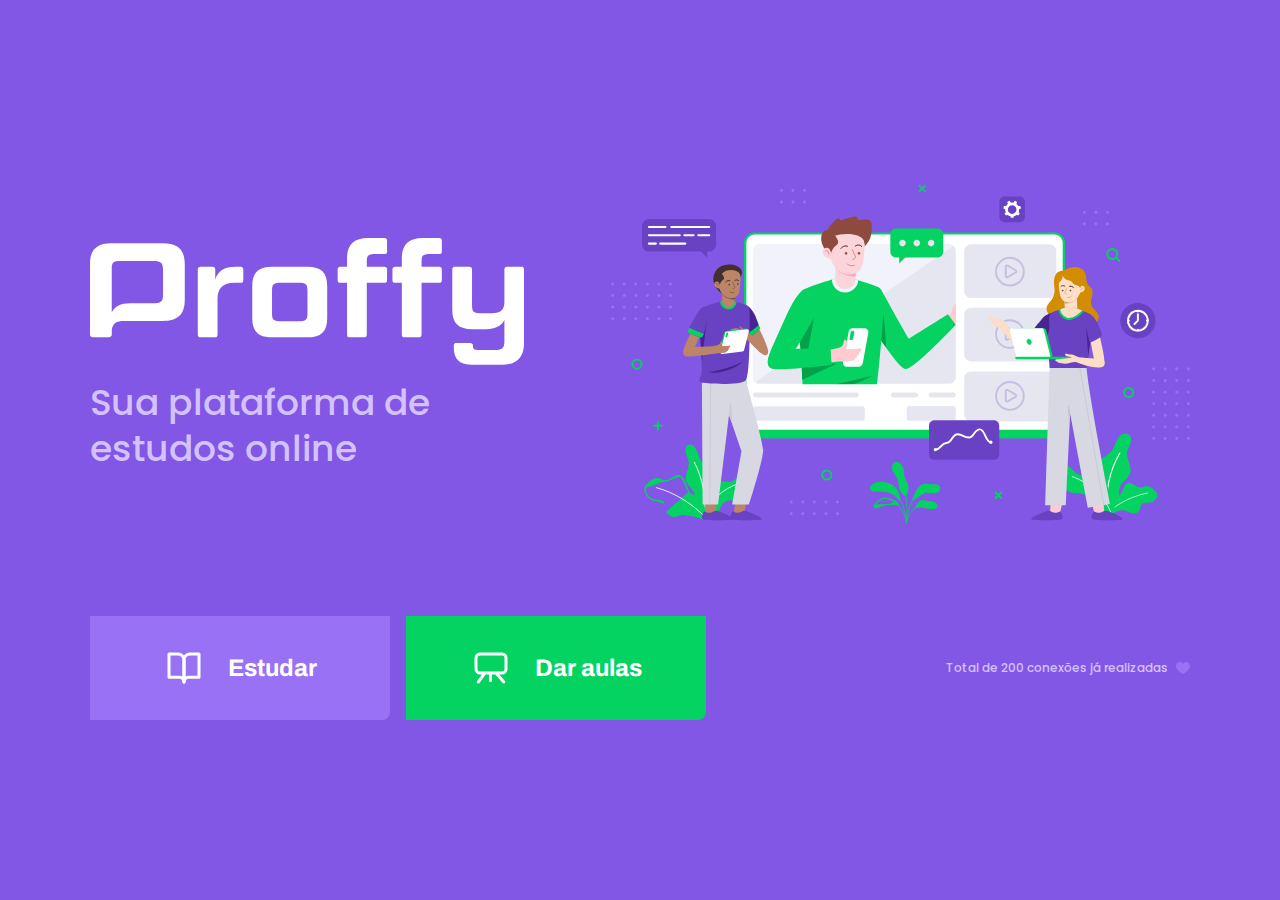
<file: index.html>
<!DOCTYPE html>
<html lang="pt-br">
<head>
    <meta charset="UTF-8">
    <meta name="viewport" content="width=device-width, initial-scale=1.0">
    <meta name="theme-color" content="#8257E5">

    <title>Proffy | Sua plataforma de estudo online</title>
    
    <link rel="shortcut icon" href="/images/favicon.png" type="image/png">

    <link rel="stylesheet" href="/styles/main.css">
    <link rel="stylesheet" href="/styles/partials/page-landing.css">

    <link href="https://fonts.googleapis.com/css2?family=Archivo:wght@400;700&amp;family=Poppins:wght@400;600&amp;display=swap" rel="stylesheet">

</head>
<body id="page-landing">

    <div id="container">
        <div class="logo-container">
            <img src="/images/logo.svg" alt="Proffy">
            <h2>Sua plataforma de estudos online</h2>
        </div>
        
        <img class="hero-image" src="/images/landing.svg" alt="Plataforma de Estudos">

        
        <div class="buttons-container">
            <a class="study" href="/study.html"> <img src="/images/icons/study.svg" alt="Estudar"> Estudar
            </a>

            <a class="give-classes" href="/give-classes.html"> <img src="/images/icons/give-classes.svg" alt="Dar aulas"> Dar aulas
            </a>
        </div>

        <p class="total-connections">
            Total de 200 conexões já realizadas
            <img src="/images/icons/purple-heart.svg" alt="Coração roxo">
        </p>
    </div>
    
</body>
</html>
</file>
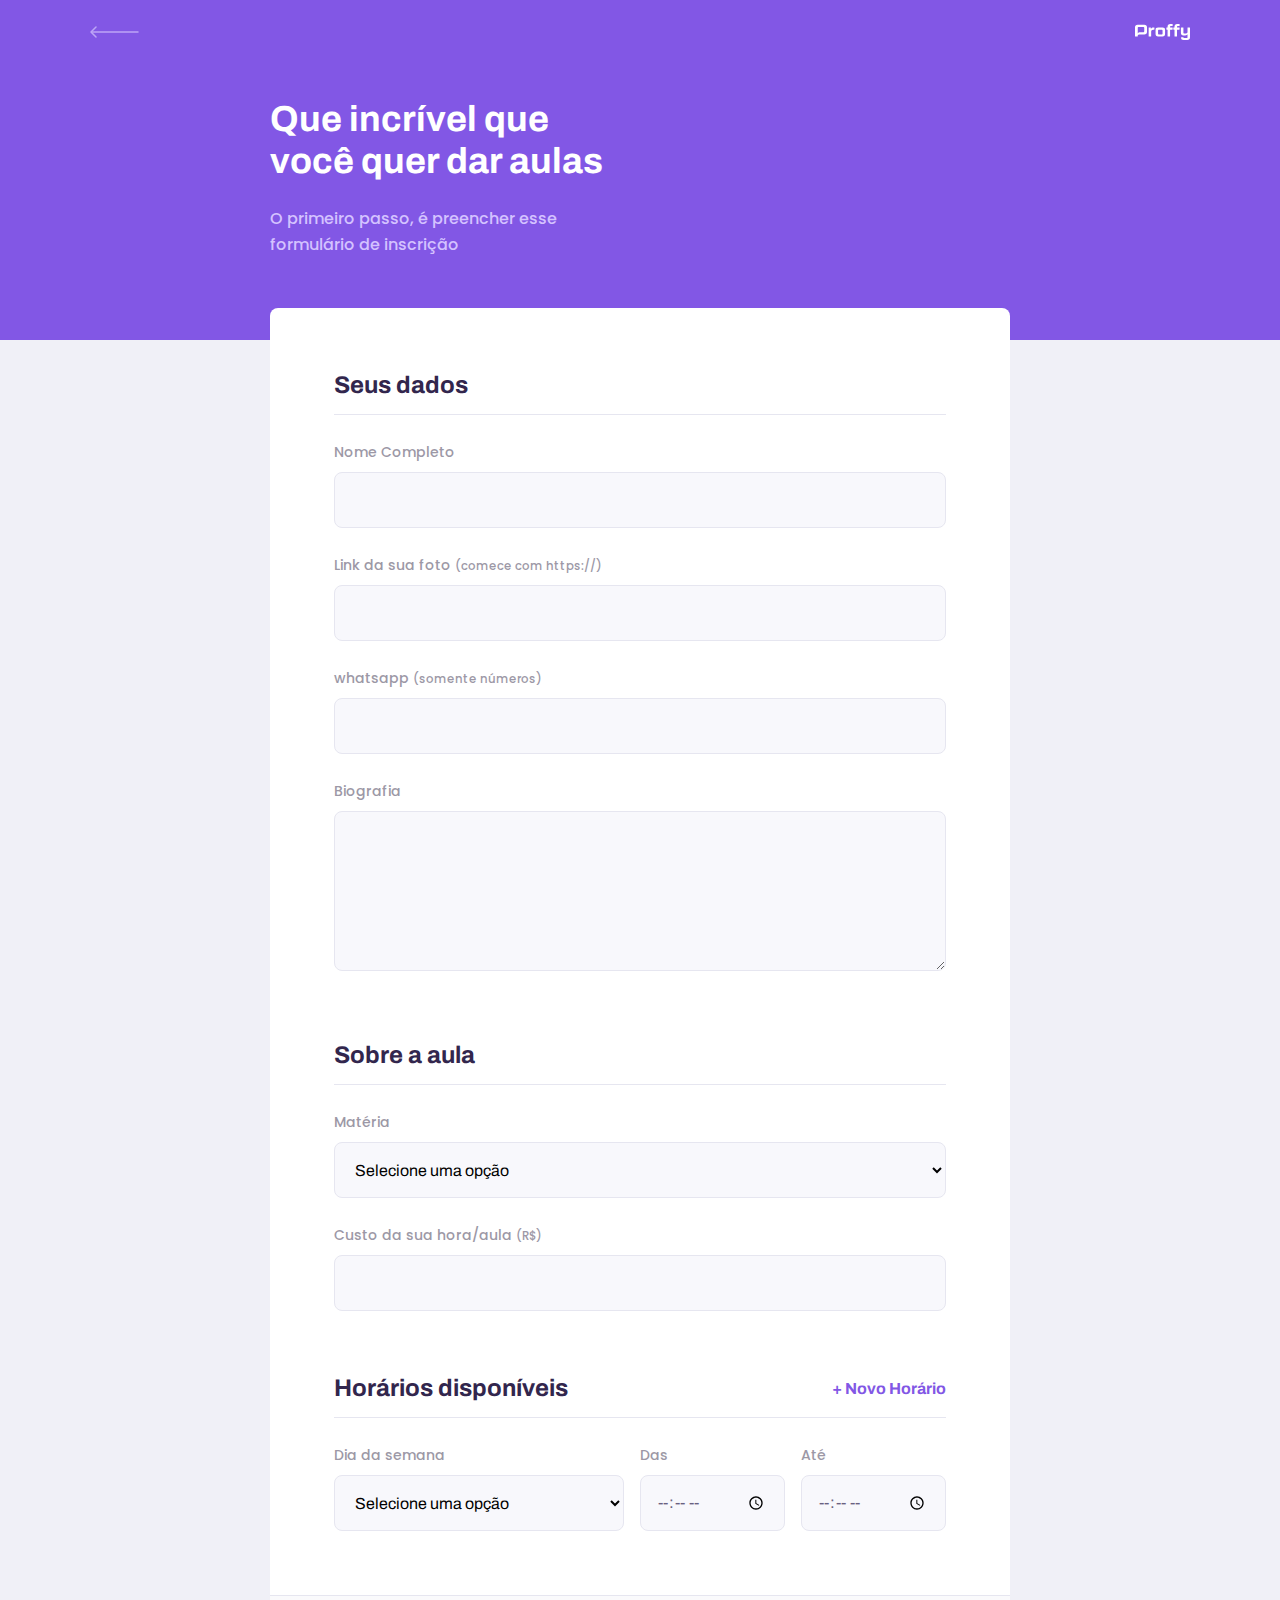
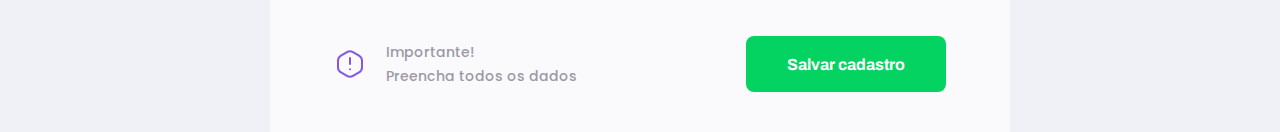
<file: give-classes.html>
<!DOCTYPE html>
<html lang="pt-br">
<head>
    <meta charset="UTF-8">
    <meta name="viewport" content="width=device-width, initial-scale=1.0">
    <title>Proffy | Sua Plataforma de estudos online</title>

    <link rel="shortcut icon" href="/images/favicon.png" type="image/png">
    
    <link href="https://fonts.googleapis.com/css2?family=Archivo:wght@400;600;700&amp;family=Poppins:wght@400;600&amp;display=swap" rel="stylesheet">
    
    <link rel="stylesheet" href="styles/main.css">
    <link rel="stylesheet" href="styles/partials/header.css">
    <link rel="stylesheet" href="styles/partials/forms.css">
    <link rel="stylesheet" href="styles/partials/page-give-classes.css">

</head>
<body id="page-give-classes">
    <div id="container">
        <header class="page-header">
            <div class="top-bar-container">
                <a href="index.html"><img src="/images/icons/back.svg" alt="voltar"></a>
                <img src="/images/logo.svg" alt="Proffy">
            </div>

            <div class="header-content">
                <strong>Que incrível que você quer dar aulas</strong>
                <p>O primeiro passo, é preencher esse formulário de inscrição</p>
            </div>
        </header>

        <main>
            <form id="create-class" action="">
                <fieldset>
                    <legend>Seus dados</legend>

                    <div class="input-block">
                        <label for="name">Nome Completo</label>
                        <input type="name" name="name" id="name" required>
                    </div>

                    <div class="input-block">
                        <label for="avatar">
                            Link da sua foto <small>(comece com https://)</small>
                        </label>
                        <input type="url" name="avatar" id="avatar" required>
                    </div>

                    <div class="input-block">
                        <label for="whatsapp">
                            whatsapp <small>(somente números)</small>
                        </label>
                        <input type="number" name="whatsapp" id="whatsapp" required>
                    </div>

                    <div class="textarea-block">
                        <label for="bio">Biografia</label>
                        <textarea name="bio" id="bio" required></textarea>
                    </div>

                </fieldset>

                <fieldset>
                    <legend>Sobre a aula</legend>
                    <div class="select-block">
                        <label for="subject">Matéria</label>
                        <select name="subject" id="subject" required>
                            <option value="">Selecione uma opção</option>
                            <option value="1">Artes</option>
                            <option value="2">Biologia</option>
                            <option value="3">Ciências</option>
                            <option value="4">Educação Física</option>
                            <option value="5">Física</option>
                            <option value="6">Geografia</option>
                            <option value="8">História</option>
                            <option value="8">Matemática</option>
                            <option value="9">Português</option>
                            <option value="10">Química</option>
                        </select>
                    </div>

                    <div class="input-block">
                        <label for="cost">
                            Custo da sua hora/aula <small>(R$)</small>
                        </label>
                        <input type="number" name="cost" id="cost" required>
                    </div>
                </fieldset>

                <fieldset id="schedule-items">
                    <legend>
                        Horários disponíveis
                        <button type="button" id="add-time">+ Novo Horário</button>
                    </legend>

                    <div class="schedule-item">
                        <div class="select-block">
                            <label for="weekday">Dia da semana</label>
                            <select name="weekday[]" required>
                                <option value="">Selecione uma opção</option>
                                <option value="0">Domingo</option>
                                <option value="1">Segunda-Feira</option>
                                <option value="2">Terça-Feira</option>
                                <option value="3">Quarta-Feira</option>
                                <option value="4">Quinta-Feira</option>
                                <option value="5">Sexta-Feira</option>
                                <option value="6">Sábado</option>
                            </select>
                        </div>

                        <div class="input-block">
                            <label for="time_from">Das</label>
                            <input type="time" name="time_from[]" required>
                        </div>

                        <div class="input-block">
                            <label for="time_to">Até</label>
                            <input type="time" name="time_to[]" required>
                        </div>
                        
                    </div>
                </fieldset>

            </form>

            <footer>
                <p>
                    <img src="/images/icons/warning.svg" alt="Aviso importante">
                    Importante! <br>
                    Preencha todos os dados
                </p>
                <button type="submit" form="create-class">Salvar cadastro</button>
            </footer>
        </main>
    </div>

    <script src="scripts/addField.js"></script>
</body>
</html>
</file>
<file: styles/main.css>
/*CSS - Cascating Style Sheets*/
:root {
    /* variáveis css */
    --color-background: #F0F0F7;
    --color-primary-lighter: #9871F5;
    --color-primary-light: #916BEA;
    --color-primary: #8257E5;
    --color-primary-dark: #774DD6;
    --color-primary-darker: #6842c2;
    --color-secondary: #04D361;
    --color-secondary-dark: #04BF58;
    --color-title-in-primary: #FFFFFF;
    --color-text-in-primary: #D4C2FF;
    --color-text-title: #32264D;
    --color-text-complement: #9C98A6;
    --color-text-base: #6A6180;
    --color-line-in-white: #E6E6F0;
    --color-input-background: #F8F8FC;
    --color-button-text: #FFFFFF;
    --color-box-base: #FFFFFF;
    --color-box-footer: #FAFAFC;
    --color-small-info: #C1BCCC;

    /* tamanho a fonte padrão 16px (pixel medida forte) - 100% (relativo) - 1rem(root element - relativo) */
    font-size: 60%; /* controle das medidas rem */
}

* {
    margin: 0;
    padding: 0;
    box-sizing: border-box;
}

html,
body {
    height: 100vh;
}

body {
    background-color: var(--color-background);
    display: flex;
    align-items: center;
    justify-content: center;
}

body,
input,
button,
textarea {
    /* font:500 1.6rem Poppins; */
    font-weight: 500;
    font-family: Poppins;
    font-size: 1.6rem;
    color: var(--color-text-base);
}

#container {
    width: 90vw;
    max-width: 700px;
}

/* config para telas entre 700 e 1100px */
@media (min-width: 700px) {
    :root {
        font-size: 62.5%; /*todo 1rem vai ser relativo a 10px */
    }
}
</file>
<file: styles/partials/page-landing.css>
#page-landing {
    background: var(--color-primary);
}

#page-landing #container {
    color: var(--color-text-in-primary); /*cor das fontes no container */
}

.logo-container img {
    height: 10rem;
}

.logo-container {
    text-align: center;
    margin-bottom: 3.6rem;
}

.logo-container h2 {
    font-weight: 500;
    font-size: 3.6rem;
    line-height: 4.6rem;
    margin-top: 0.8rem;
}

.hero-image {
    width: 100%; /*img é 100% de 90vw */
}

.buttons-container {
    display: flex;
    justify-content: center;
    margin: 3.2rem 0;
}

.buttons-container a {
    width: 30rem;
    height: 10.4rem;

    border-end-end-radius: 0.8rem;
    margin-right: 1.6rem;

    font: 700 2.4rem Archivo;

    display: flex;
    align-items: center;
    justify-content: center;

    text-decoration: none;

    transition: background 0.2s;

    color: var(--color-button-text);  
}

.buttons-container a img {
    width: 4rem;
    margin-right: 2.4rem;
}

.buttons-container a.study {
    background: var(--color-primary-lighter);
}
.buttons-container a.study:hover {
    background: var(--color-primary-lighter);
}

.buttons-container a.give-classes {
    background: var(--color-secondary);
    margin-right: 0;
}

.buttons-container a.give-classes:hover {
    background: var(--color-secondary-dark);
}

.total-connections {
    font-size: 1.8rem;

    display: flex;
    align-items: center; /* deixa conteúdo da linha centralizada */
    justify-content: center; /*deixa conteúdo centralizado no meio da pág */
}

.total-connections img {
    margin-left: 0.8rem; /* peq separação entre texto e coração */
}

/* config de tela até 699px */
@media (max-width: 699px) {
    :root {
        font-size: 40%; /*modificar as medidas rem, dispositivos mobile */   
    }
}

/* config de tela acima de 1100px*/
@media (min-width: 1100px) {
    #page-landing #container {
        max-width: 1100px;
        /* criar um grid de 3 columas 2 linhas */
        display: grid;
        grid-template-columns: 2fr 1fr 2fr; /* larguras variáveis */
        grid-template-rows: 350px 1fr; /*1linha fixa 2linha variável */
        grid-template-areas:
        "proffy image image"
        "button button texting";
        column-gap: 87px;
        row-gap:86px;
    }

    .logo-container {
        grid-area: proffy;
        text-align: initial;
        align-self: center; /* obj vai permanecer dentro da area do template */
        margin: 0;
    }

    .logo-container img {
        height: 127px;
    }

    .hero-image {
        grid-area: image;
        height: 350px;
    }

    .buttons-container {
        grid-area: button;
        justify-content: flex-start; /*vai sobrescrever a formatação previ, que era para mobile */
        margin: 0;
    }

    .total-connections {
        grid-area: texting;
        justify-self: end;
        font-size: 1.2rem;
    }
}
</file>
<file: styles/partials/header.css>
.page-header {
    background-color: var(--color-primary);

    display: flex;
    flex-direction: column;

}

.page-header .top-bar-container {
    width: 90%;
    margin: 0 auto;

    display: flex;
    align-items: center;
    justify-content: space-between;

    padding: 1.6rem 0;
}

.page-header .top-bar-container a {
    height: 3.2rem;
    transition: opacity 0.2s;
}

.page-header .top-bar-container a:hover {
    opacity: 0.6;
}

.page-header .top-bar-container > img {
    height: 1.6rem;
}

.page-header .header-content {
    width: 90%;
    margin: 3.2rem auto;

    position: relative;
}

.page-header .header-content strong {
    font: 700 3.6rem Archivo;
    line-height: 4.2rem;
    color: var(--color-title-in-primary);
}

.page-header .header-content p {
    max-width: 30rem;
    font-size: 1.6rem;
    line-height: 2.6rem;
    color: var(--color-text-in-primary);
    margin-top: 2.4rem;
}

/*config desktop */
@media (min-width:700px) {
    .page-header {
        height: 340px;
    }

    .page-header .top-bar-container {
        max-width: 1100px;
    }

    .page-header .header-content {
        max-width: 740px;

        margin: 0 auto;

        flex: 1 1;
        padding-bottom: 48px;
        display: flex;
        flex-direction: column;
        justify-content: center;

    }

    .page-header .header-content strong {
        max-width: 350px;
    }
}
</file>
<file: styles/partials/forms.css>
.select-block label,
.input-block label,
.textarea-block label {
    font-size: 1.4rem;
    color: var(--color-text-complement);
}

.select-block select,
.input-block input,
.textarea-block textarea {
    width: 100%;
    height: 5.6rem;
    margin-top: 0.8rem;
    border-radius: 0.8rem;
    background: var(--color-input-background);
    border: 1px solid var(--color-line-in-white);
    outline: 0;
    padding: 0 1.6rem;
    font: 1.6rem Archivo;
}

.textarea-block textarea {
    padding: 1.2rem 1.6rem;
    height: 16rem;

    resize: vertical;
}

.input-block,
.textarea-block {
    position: relative;
}

.input-block:focus-within::after,
.textare-block:focus-within::after {
    content: "";

    width: calc(100% - 3.2rem);
    height: 2px;
    background: var(--color-primary-light);
   
    position: absolute;
    left: 1.6rem;
    bottom: 0;
}
</file>
<file: styles/partials/page-give-classes.css>
#page-give-classes #container {
    width: 100vw;
    height: 100vh;
}

#page-give-classes .page-header .header-content {
    margin-bottom: 6.4rem;
}

#page-give-classes main {
    background-color: var(--color-box-base);
    width: 100%;
    max-width: 74rem;
    border-radius: .8rem;
    margin: -3.2rem auto 3.2rem;
    padding-top: 6.4rem;
}

#page-give-classes fieldset {
    border: none;

    padding: 0 2.4rem;
}

#page-give-classes fieldset legend{
    font: 700 2.4rem Archivo;
    color: var(--color-text-title);
    margin-bottom: 2.4rem;

    display: flex;
    align-items: center;
    justify-content: space-between;

    width: 100%;

    padding-bottom: 1.6rem;
    border-bottom: 1px solid var(--color-line-in-white);

}

#page-give-classes fieldset legend button {
    background: none;
    border: 0;

    color: var(--color-primary);

    font: 700 1.6rem Archivo;
    
    cursor: pointer;

    transition: 0.2s;
}

#page-give-classes fieldset legend button:hover {
    transform: translateY(-5px);
    color: var(--color-primary-dark);
}

#page-give-classes fieldset+fieldset {
    margin-top: 6.4rem;
}

#page-give-classes .input-block+.input-block, 
#page-give-classes .input-block+.textarea-block,
#page-give-classes .select-block+.input-block{
    margin-top: 2.4rem;
}

#page-give-classes main footer {
    padding: 4rem 2.4rem;
    background: var(--color-box-footer);
    border-top: 1px solid var(--color-line-in-white);
    margin-top: 6.4rem;
}

#page-give-classes main footer p {
    display: flex;
    align-items: center;
    justify-content: center;

    font-size: 1.4rem;
    line-height: 2.4rem;
    color: var(--color-text-complement);
}

#page-give-classes main footer p img {
    margin-right: 2rem;
}

#page-give-classes main footer button {
    width: 100%;
    height: 5.6rem;
    background-color: var(--color-secondary);
    color: var(--color-button-text);
    border: 0;
    border-radius: .8rem;
    cursor: pointer;
    font: 700 1.6rem Archivo;
    display: flex;
    justify-content: center;
    align-items: center;
    text-decoration: none;
    transition: 0.2s;
    margin-top: 3.2rem;
}

#page-give-classes main footer button:hover {
    background: var(--color-secondary-dark);
}

.schedule-item+.schedule-item {
    margin-top: 3.2rem;
    padding-top: 3.2rem;
    border-top: 1px solid var(--color-line-in-white);
}

@media (min-width:700px) {
    #page-give-classes #container {
        max-width: 100vw;
    }

    #page-give-classes .page-header .header-content {
        margin-bottom: 0;
    }

    #page-give-classes main fieldset{
        padding: 0 64px;
    }

    .schedule-item {
        display: grid;
        grid-template-columns: 2fr 1fr 1fr;
        column-gap: 1.6rem;
    }

    #page-give-classes #schedule-items .select-block+.input-block,
    #page-give-classes #schedule-items .input-block+.input-block {
        margin-top: 0 ;
    }

    #page-give-classes main footer {
        padding: 40px 64px;
        display: flex;
        align-items: center;
        justify-content: space-between;
    }

    #page-give-classes main footer button {
        margin-top: 0;
        width: 200px;
    }
}
</file>
